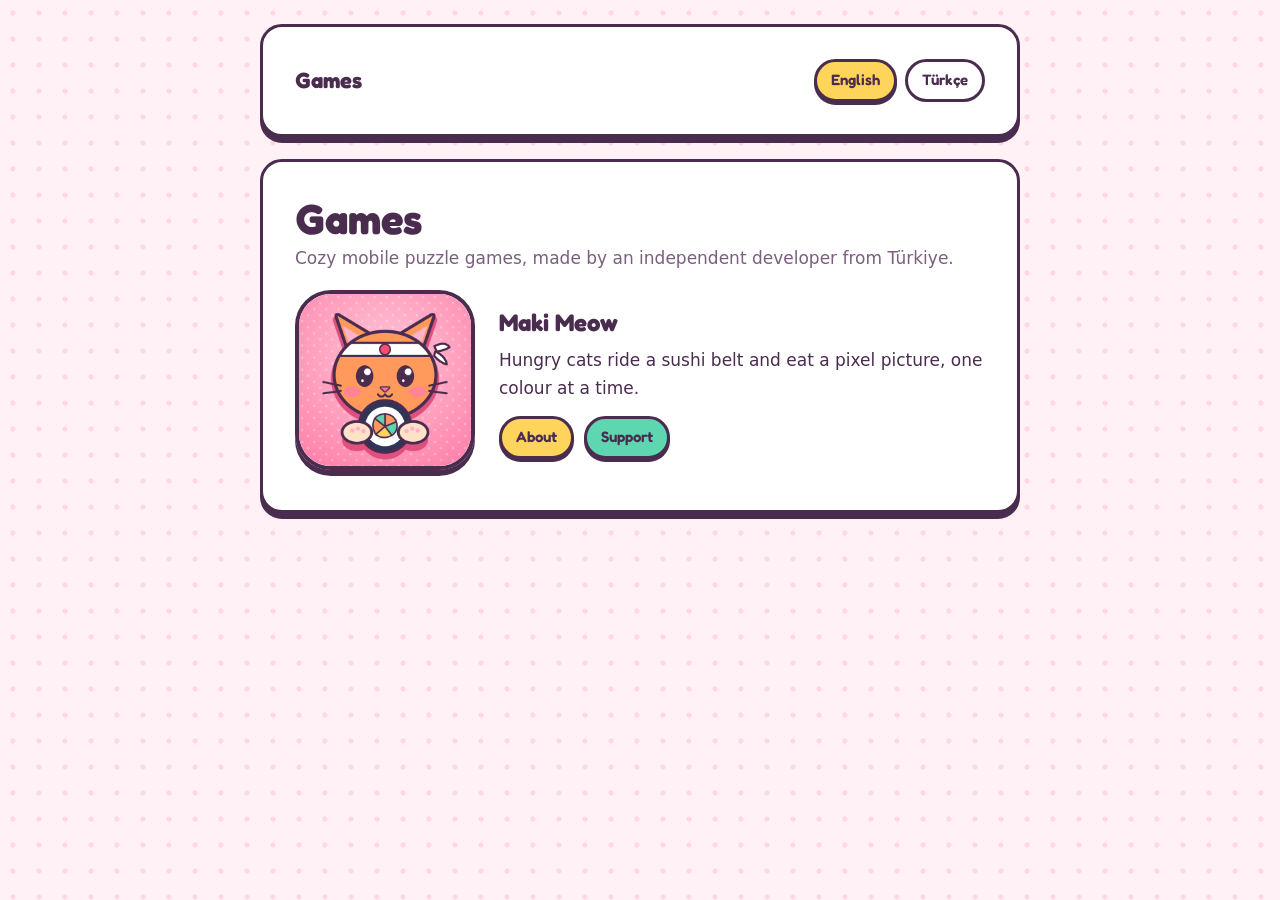
<file: index.html>
<!doctype html>
<html lang="en">
<head>
  <meta charset="utf-8">
  <meta name="viewport" content="width=device-width, initial-scale=1, viewport-fit=cover">
  <title>Games</title>
  <meta name="description" content="Cozy mobile puzzle games from an independent developer in Türkiye.">
  <link rel="icon" href="favicon.png">
  <link rel="stylesheet" href="assets/site.css">
  <script src="assets/lang.js" defer></script>
</head>
<body>
<main>
  <header class="card top">
    <span class="brand">Games</span>
    <nav class="lang"><a class="pill" href="#en" data-set-lang="en">English</a><a class="pill" href="#tr" data-set-lang="tr">Türkçe</a></nav>
  </header>

  <section class="card" id="en" lang="en">
    <h1>Games</h1>
    <p class="muted">Cozy mobile puzzle games, made by an independent developer from Türkiye.</p>
    <div class="hero" style="margin-top:18px">
      <a href="makimeow/#en"><img src="assets/makimeow-icon.png" alt="Maki Meow app icon"></a>
      <div class="text">
        <h2 style="margin-top:0"><a href="makimeow/#en" style="color:inherit;text-decoration:none">Maki Meow</a></h2>
        <p>Hungry cats ride a sushi belt and eat a pixel picture, one colour at a time.</p>
        <div class="links">
          <a class="pill" href="makimeow/#en">About</a>
          <a class="pill mint" href="makimeow/support.html#en">Support</a>
        </div>
      </div>
    </div>
  </section>

  <section class="card" id="tr" lang="tr">
    <h1>Oyunlar</h1>
    <p class="muted">Türkiye'den bağımsız bir geliştiricinin sevimli mobil bulmaca oyunları.</p>
    <div class="hero" style="margin-top:18px">
      <a href="makimeow/#tr"><img src="assets/makimeow-icon.png" alt="Maki Meow uygulama simgesi"></a>
      <div class="text">
        <h2 style="margin-top:0"><a href="makimeow/#tr" style="color:inherit;text-decoration:none">Maki Meow</a></h2>
        <p>Aç kediler suşi bandında dolaşıp renk renk bir piksel resmi yiyor.</p>
        <div class="links">
          <a class="pill" href="makimeow/#tr">Hakkında</a>
          <a class="pill mint" href="makimeow/support.html#tr">Destek</a>
        </div>
      </div>
    </div>
  </section>

</main>
</body>
</html>
</file>
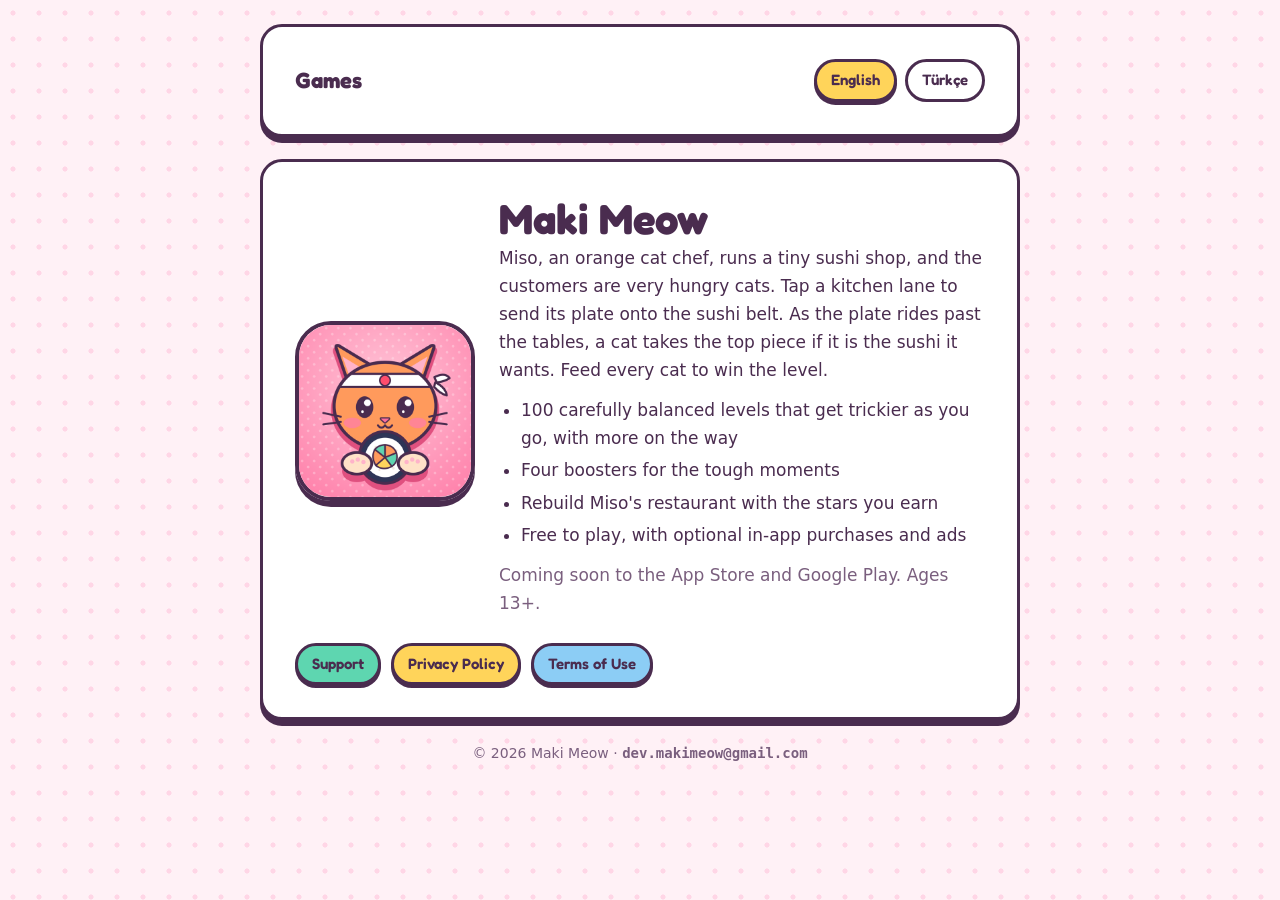
<file: makimeow/index.html>
<!doctype html>
<html lang="en">
<head>
  <meta charset="utf-8">
  <meta name="viewport" content="width=device-width, initial-scale=1, viewport-fit=cover">
  <title>Maki Meow</title>
  <meta name="description" content="Maki Meow: a cozy puzzle game where hungry cats ride a sushi belt and eat a pixel picture by colour.">
  <link rel="icon" href="../favicon.png">
  <link rel="stylesheet" href="../assets/site.css">
  <script src="../assets/lang.js" defer></script>
</head>
<body>
<main>
  <header class="card top">
    <a class="brand" href="../">Games</a>
    <nav class="lang"><a class="pill" href="#en" data-set-lang="en">English</a><a class="pill" href="#tr" data-set-lang="tr">Türkçe</a></nav>
  </header>

  <section class="card" id="en" lang="en">
    <div class="hero">
      <img src="../assets/makimeow-icon.png" alt="Maki Meow app icon">
      <div class="text">
        <h1>Maki Meow</h1>
        <p>Miso, an orange cat chef, runs a tiny sushi shop, and the customers are very hungry cats. Tap a kitchen lane to send
          its plate onto the sushi belt. As the plate rides past the tables, a cat takes the top piece if it is the sushi it
          wants. Feed every cat to win the level.</p>
        <ul>
          <li>100 carefully balanced levels that get trickier as you go, with more on the way</li>
          <li>Four boosters for the tough moments</li>
          <li>Rebuild Miso's restaurant with the stars you earn</li>
          <li>Free to play, with optional in-app purchases and ads</li>
        </ul>
        <p class="muted">Coming soon to the App Store and Google Play. Ages 13+.</p>
      </div>
    </div>
    <div class="links">
      <a class="pill mint" href="support.html">Support</a>
      <a class="pill" href="privacy.html">Privacy Policy</a>
      <a class="pill sky" href="terms.html">Terms of Use</a>
    </div>
  </section>

  <section class="card" id="tr" lang="tr">
    <div class="hero">
      <img src="../assets/makimeow-icon.png" alt="Maki Meow uygulama simgesi">
      <div class="text">
        <h1>Maki Meow</h1>
        <p>Turuncu kedi şef Miso küçük bir suşi dükkânı işletiyor ve müşterileri çok aç kediler. Mutfakta bir sıraya dokun,
          öndeki tabak suşi bandına çıksın. Tabak masaların önünden geçerken en üstteki parça istediği suşiyse kedi onu alır.
          Bütün kedileri doyur, bölümü kazan.</p>
        <ul>
          <li>İlerledikçe zorlaşan, özenle dengelenmiş 100 bölüm; yenileri de yolda</li>
          <li>Zor anlar için dört güçlendirici</li>
          <li>Kazandığın yıldızlarla Miso'nun restoranını yeniden kur</li>
          <li>Ücretsiz; isteğe bağlı uygulama içi satın almalar ve reklamlar içerir</li>
        </ul>
        <p class="muted">Yakında App Store ve Google Play'de. 13 yaş ve üstü.</p>
      </div>
    </div>
    <div class="links">
      <a class="pill mint" href="support.html#tr">Destek</a>
      <a class="pill" href="privacy.html#tr">Gizlilik Politikası</a>
      <a class="pill sky" href="terms.html#tr">Kullanım Koşulları</a>
    </div>
  </section>

  <footer>© 2026 Maki Meow · <span class="mail">dev.makimeow@gmail.com</span></footer>
</main>
</body>
</html>
</file>
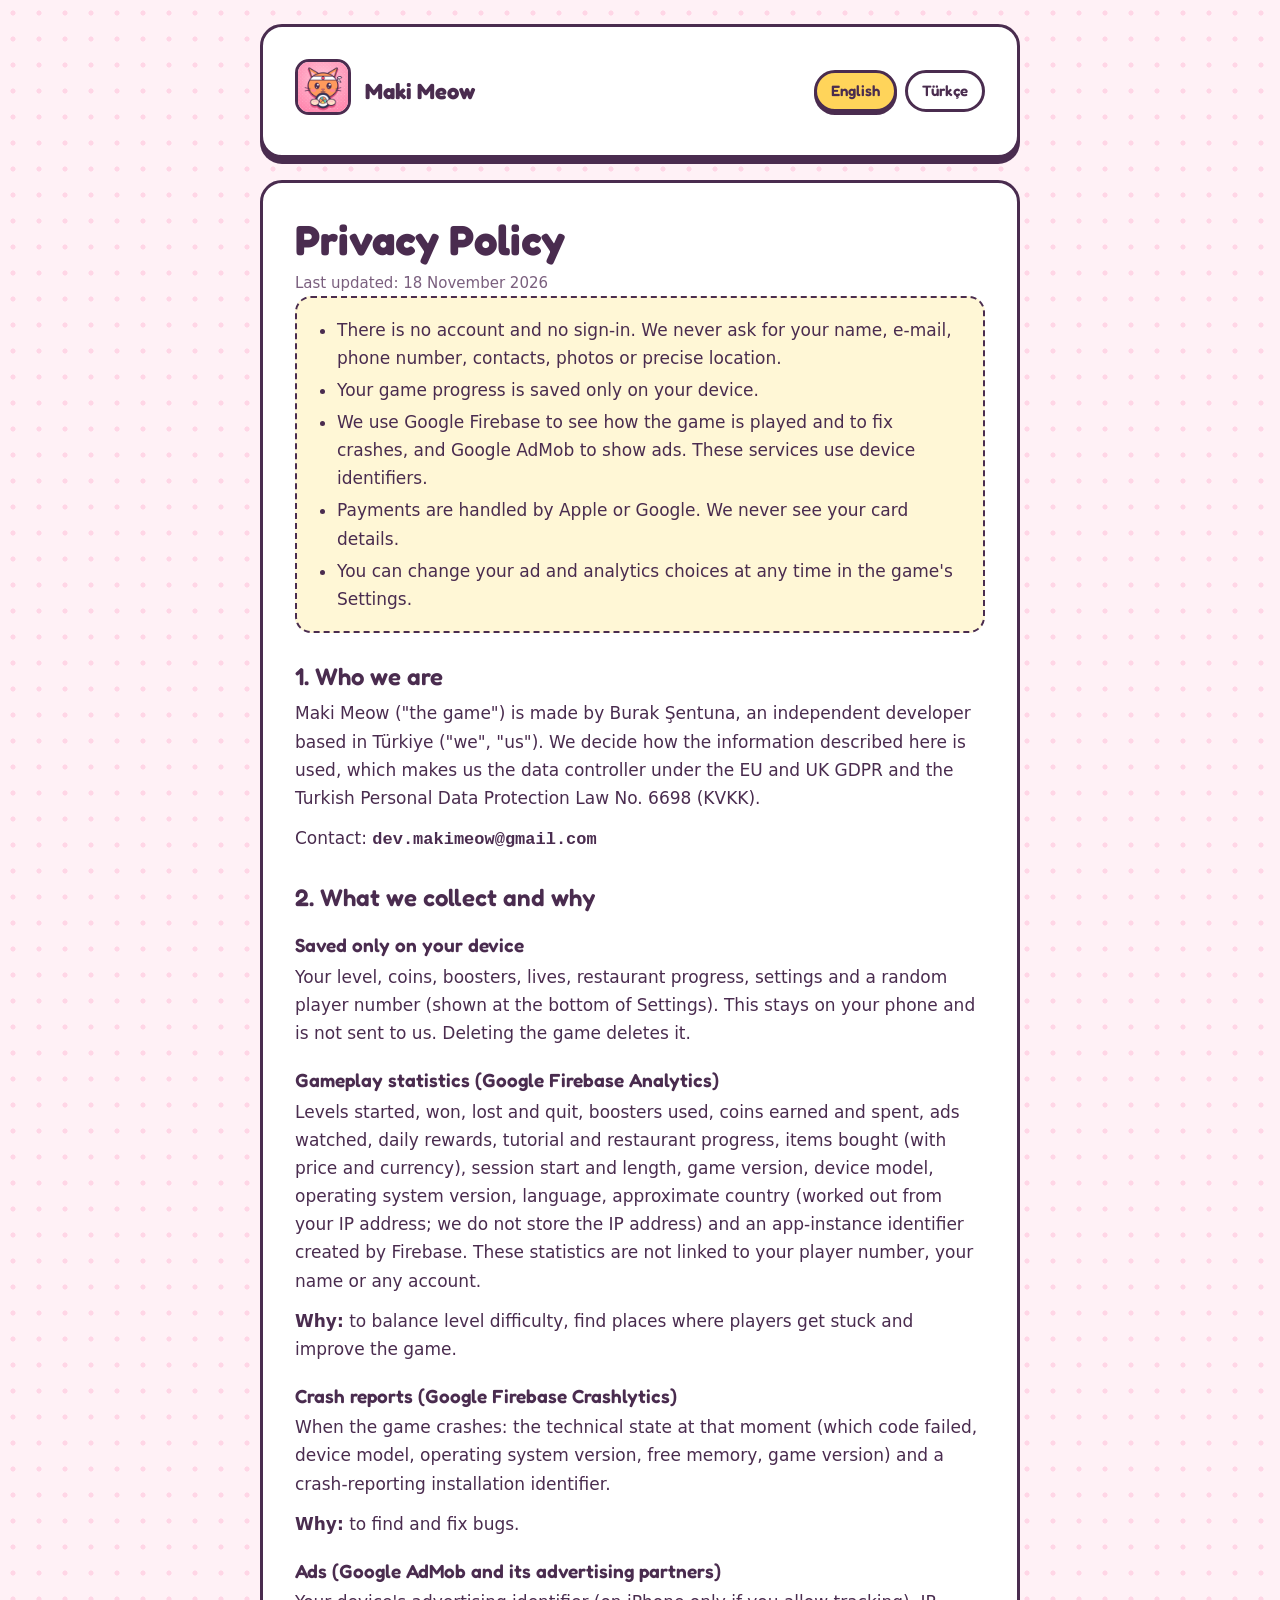
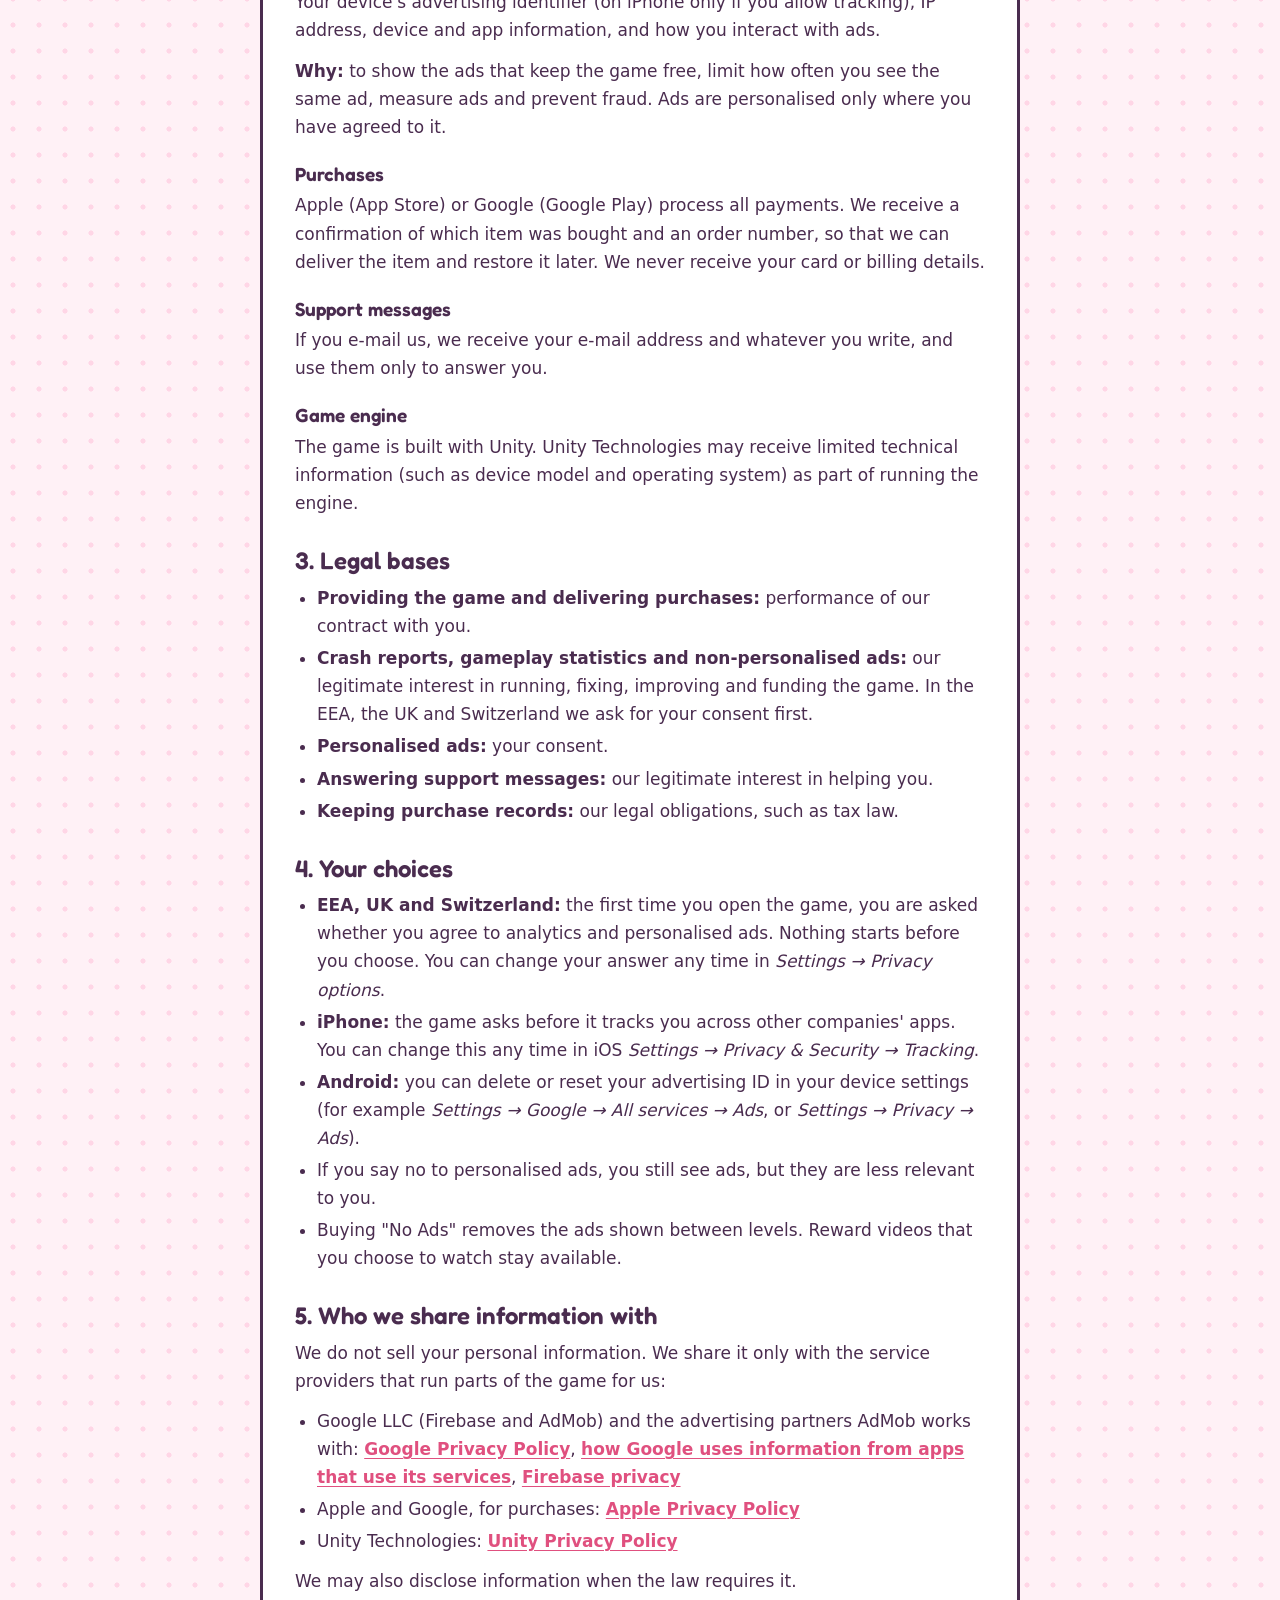
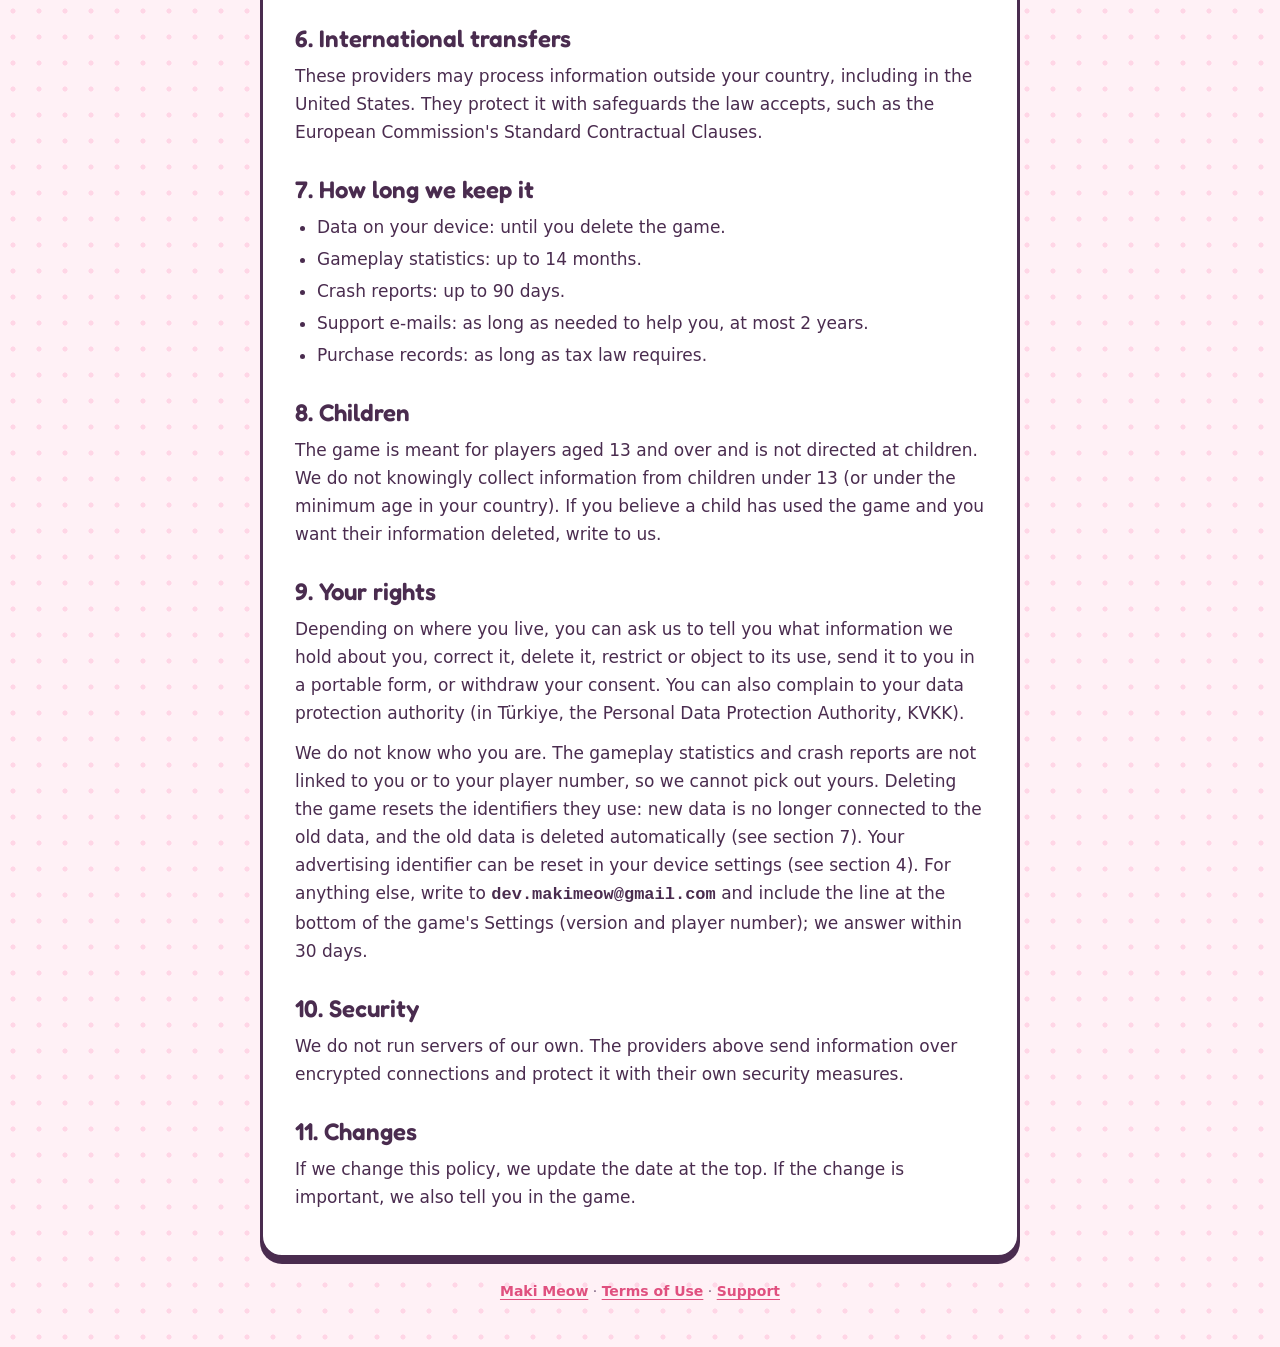
<file: makimeow/privacy.html>
<!doctype html>
<html lang="en">
<head>
  <meta charset="utf-8">
  <meta name="viewport" content="width=device-width, initial-scale=1, viewport-fit=cover">
  <title>Maki Meow Privacy Policy</title>
  <meta name="description" content="How the Maki Meow game handles your information.">
  <link rel="icon" href="../favicon.png">
  <link rel="stylesheet" href="../assets/site.css">
  <script src="../assets/lang.js" defer></script>
</head>
<body>
<main>
  <header class="card top">
    <a href="./"><img src="../assets/makimeow-icon.png" alt="Maki Meow"></a>
    <a class="brand" href="./">Maki Meow</a>
    <nav class="lang"><a class="pill" href="#en" data-set-lang="en">English</a><a class="pill" href="#tr" data-set-lang="tr">Türkçe</a></nav>
  </header>

  <!-- ===================== ENGLISH ===================== -->
  <article class="card" id="en" lang="en">
    <h1>Privacy Policy</h1>
    <p class="updated">Last updated: 18 November 2026</p>

    <div class="summary">
      <ul>
        <li>There is no account and no sign-in. We never ask for your name, e-mail, phone number, contacts, photos or precise location.</li>
        <li>Your game progress is saved only on your device.</li>
        <li>We use Google Firebase to see how the game is played and to fix crashes, and Google AdMob to show ads. These services use device identifiers.</li>
        <li>Payments are handled by Apple or Google. We never see your card details.</li>
        <li>You can change your ad and analytics choices at any time in the game's Settings.</li>
      </ul>
    </div>

    <h2>1. Who we are</h2>
    <p>Maki Meow ("the game") is made by Burak Şentuna, an independent developer based in Türkiye ("we", "us"). We decide how the
      information described here is used, which makes us the data controller under the EU and UK GDPR and the Turkish Personal
      Data Protection Law No. 6698 (KVKK).</p>
    <p>Contact: <span class="mail">dev.makimeow@gmail.com</span></p>

    <h2>2. What we collect and why</h2>

    <h3>Saved only on your device</h3>
    <p>Your level, coins, boosters, lives, restaurant progress, settings and a random player number (shown at the bottom of
      Settings). This stays on your phone and is not sent to us. Deleting the game deletes it.</p>

    <h3>Gameplay statistics (Google Firebase Analytics)</h3>
    <p>Levels started, won, lost and quit, boosters used, coins earned and spent, ads watched, daily rewards, tutorial and
      restaurant progress, items bought (with price and currency), session start and length, game version, device model,
      operating system version, language, approximate country (worked out from your IP address; we do not store the IP address)
      and an app-instance identifier created by Firebase. These statistics are not linked to your player number, your name or
      any account.</p>
    <p><strong>Why:</strong> to balance level difficulty, find places where players get stuck and improve the game.</p>

    <h3>Crash reports (Google Firebase Crashlytics)</h3>
    <p>When the game crashes: the technical state at that moment (which code failed, device model, operating system version,
      free memory, game version) and a crash-reporting installation identifier.</p>
    <p><strong>Why:</strong> to find and fix bugs.</p>

    <h3>Ads (Google AdMob and its advertising partners)</h3>
    <p>Your device's advertising identifier (on iPhone only if you allow tracking), IP address, device and app information, and
      how you interact with ads.</p>
    <p><strong>Why:</strong> to show the ads that keep the game free, limit how often you see the same ad, measure ads and prevent
      fraud. Ads are personalised only where you have agreed to it.</p>

    <h3>Purchases</h3>
    <p>Apple (App Store) or Google (Google Play) process all payments. We receive a confirmation of which item was bought and an
      order number, so that we can deliver the item and restore it later. We never receive your card or billing details.</p>

    <h3>Support messages</h3>
    <p>If you e-mail us, we receive your e-mail address and whatever you write, and use them only to answer you.</p>

    <h3>Game engine</h3>
    <p>The game is built with Unity. Unity Technologies may receive limited technical information (such as device model and
      operating system) as part of running the engine.</p>

    <h2>3. Legal bases</h2>
    <ul>
      <li><strong>Providing the game and delivering purchases:</strong> performance of our contract with you.</li>
      <li><strong>Crash reports, gameplay statistics and non-personalised ads:</strong> our legitimate interest in running,
        fixing, improving and funding the game. In the EEA, the UK and Switzerland we ask for your consent first.</li>
      <li><strong>Personalised ads:</strong> your consent.</li>
      <li><strong>Answering support messages:</strong> our legitimate interest in helping you.</li>
      <li><strong>Keeping purchase records:</strong> our legal obligations, such as tax law.</li>
    </ul>

    <h2>4. Your choices</h2>
    <ul>
      <li><strong>EEA, UK and Switzerland:</strong> the first time you open the game, you are asked whether you agree to analytics
        and personalised ads. Nothing starts before you choose. You can change your answer any time in
        <em>Settings → Privacy options</em>.</li>
      <li><strong>iPhone:</strong> the game asks before it tracks you across other companies' apps. You can change this any time in
        iOS <em>Settings → Privacy &amp; Security → Tracking</em>.</li>
      <li><strong>Android:</strong> you can delete or reset your advertising ID in your device settings (for example
        <em>Settings → Google → All services → Ads</em>, or <em>Settings → Privacy → Ads</em>).</li>
      <li>If you say no to personalised ads, you still see ads, but they are less relevant to you.</li>
      <li>Buying "No Ads" removes the ads shown between levels. Reward videos that you choose to watch stay available.</li>
    </ul>

    <h2>5. Who we share information with</h2>
    <p>We do not sell your personal information. We share it only with the service providers that run parts of the game for us:</p>
    <ul>
      <li>Google LLC (Firebase and AdMob) and the advertising partners AdMob works with:
        <a href="https://policies.google.com/privacy" rel="noopener">Google Privacy Policy</a>,
        <a href="https://policies.google.com/technologies/partner-sites" rel="noopener">how Google uses information from apps that use its services</a>,
        <a href="https://firebase.google.com/support/privacy" rel="noopener">Firebase privacy</a></li>
      <li>Apple and Google, for purchases:
        <a href="https://www.apple.com/legal/privacy/" rel="noopener">Apple Privacy Policy</a></li>
      <li>Unity Technologies: <a href="https://unity.com/legal/privacy-policy" rel="noopener">Unity Privacy Policy</a></li>
    </ul>
    <p>We may also disclose information when the law requires it.</p>

    <h2>6. International transfers</h2>
    <p>These providers may process information outside your country, including in the United States. They protect it with
      safeguards the law accepts, such as the European Commission's Standard Contractual Clauses.</p>

    <h2>7. How long we keep it</h2>
    <ul>
      <li>Data on your device: until you delete the game.</li>
      <li>Gameplay statistics: up to 14 months.</li>
      <li>Crash reports: up to 90 days.</li>
      <li>Support e-mails: as long as needed to help you, at most 2 years.</li>
      <li>Purchase records: as long as tax law requires.</li>
    </ul>

    <h2>8. Children</h2>
    <p>The game is meant for players aged 13 and over and is not directed at children. We do not knowingly collect information
      from children under 13 (or under the minimum age in your country). If you believe a child has used the game and you want
      their information deleted, write to us.</p>

    <h2>9. Your rights</h2>
    <p>Depending on where you live, you can ask us to tell you what information we hold about you, correct it, delete it,
      restrict or object to its use, send it to you in a portable form, or withdraw your consent. You can also complain to your
      data protection authority (in Türkiye, the Personal Data Protection Authority, KVKK).</p>
    <p>We do not know who you are. The gameplay statistics and crash reports are not linked to you or to your player number,
      so we cannot pick out yours. Deleting the game resets the identifiers they use: new data is no longer connected to the
      old data, and the old data is deleted automatically (see section 7). Your advertising identifier can be reset in your
      device settings (see section 4). For anything else, write to <span class="mail">dev.makimeow@gmail.com</span> and include
      the line at the bottom of the game's Settings (version and player number); we answer within 30 days.</p>

    <h2>10. Security</h2>
    <p>We do not run servers of our own. The providers above send information over encrypted connections and protect it with
      their own security measures.</p>

    <h2>11. Changes</h2>
    <p>If we change this policy, we update the date at the top. If the change is important, we also tell you in the game.</p>
  </article>

  <!-- ===================== TÜRKÇE ===================== -->
  <article class="card" id="tr" lang="tr">
    <h1>Gizlilik Politikası ve KVKK Aydınlatma Metni</h1>
    <p class="updated">Son güncelleme: 18 Kasım 2026</p>

    <div class="summary">
      <ul>
        <li>Hesap ya da giriş yok. Adını, e-postanı, telefon numaranı, rehberini, fotoğraflarını ya da kesin konumunu asla istemeyiz.</li>
        <li>Oyundaki ilerlemen yalnızca kendi cihazında saklanır.</li>
        <li>Oyunun nasıl oynandığını görmek ve çökmeleri düzeltmek için Google Firebase'i, reklam göstermek için Google AdMob'u
          kullanırız. Bu hizmetler cihaz tanımlayıcıları kullanır.</li>
        <li>Ödemeleri Apple ya da Google alır. Kart bilgilerini asla görmeyiz.</li>
        <li>Reklam ve analiz tercihlerini oyunun Ayarlar bölümünden istediğin zaman değiştirebilirsin.</li>
      </ul>
    </div>

    <h2>1. Veri sorumlusu</h2>
    <p>Maki Meow ("oyun"), Türkiye'de yaşayan bağımsız geliştirici Burak Şentuna ("biz") tarafından yapılmıştır. 6698 sayılı
      Kişisel Verilerin Korunması Kanunu (KVKK) ile AB ve Birleşik Krallık GDPR kapsamında veri sorumlusu biziz.</p>
    <p>İletişim: <span class="mail">dev.makimeow@gmail.com</span></p>

    <h2>2. Hangi verileri, hangi amaçla işliyoruz</h2>

    <h3>Yalnızca cihazında saklananlar</h3>
    <p>Bölümün, jetonların, güçlendiricilerin, canların, restoran ilerlemen, ayarların ve rastgele bir oyuncu numarası
      (Ayarlar'ın en altında yazar). Bunlar telefonunda kalır, bize gönderilmez. Oyunu silersen bunlar da silinir.</p>

    <h3>Oyun istatistikleri (Google Firebase Analytics)</h3>
    <p>Başlanan, kazanılan, kaybedilen ve yarıda bırakılan bölümler, kullanılan güçlendiriciler, kazanılan ve harcanan
      jetonlar, izlenen reklamlar, günlük ödüller, öğretici ve restoran ilerlemesi, satın alınan ürünler (fiyat ve para
      birimiyle), oturumun başlangıcı ve süresi, oyun sürümü, cihaz modeli, işletim sistemi sürümü, dil, yaklaşık ülke (IP
      adresinden çıkarılır; IP adresini biz saklamayız) ve Firebase'in oluşturduğu bir uygulama kimliği. Bu istatistikler oyuncu
      numarana, adına ya da herhangi bir hesaba bağlanmaz.</p>
    <p><strong>Amaç:</strong> bölüm zorluğunu dengelemek, oyuncuların takıldığı yerleri bulmak ve oyunu geliştirmek.</p>

    <h3>Çökme raporları (Google Firebase Crashlytics)</h3>
    <p>Oyun çöktüğünde o anın teknik durumu (hangi kodun hata verdiği, cihaz modeli, işletim sistemi sürümü, boş bellek, oyun
      sürümü) ve bir çökme raporu kimliği.</p>
    <p><strong>Amaç:</strong> hataları bulup düzeltmek.</p>

    <h3>Reklamlar (Google AdMob ve reklam iş ortakları)</h3>
    <p>Cihazının reklam kimliği (iPhone'da yalnızca takibe izin verirsen), IP adresi, cihaz ve uygulama bilgileri, reklamlarla
      etkileşimin.</p>
    <p><strong>Amaç:</strong> oyunu ücretsiz tutan reklamları göstermek, aynı reklamın ne sıklıkla gösterildiğini sınırlamak,
      reklamları ölçmek ve dolandırıcılığı önlemek. Reklamlar yalnızca izin verdiysen kişiselleştirilir.</p>

    <h3>Satın almalar</h3>
    <p>Tüm ödemeleri Apple (App Store) ya da Google (Google Play) alır. Ürünü teslim edip gerektiğinde geri yükleyebilmemiz için
      hangi ürünün alındığına dair bir onay ve sipariş numarası bize gelir. Kart ya da fatura bilgilerin bize hiç gelmez.</p>

    <h3>Destek yazışmaları</h3>
    <p>Bize e-posta yazarsan e-posta adresin ve yazdıkların bize ulaşır. Bunları yalnızca sana cevap vermek için kullanırız.</p>

    <h3>Oyun motoru</h3>
    <p>Oyun Unity ile yapılmıştır. Unity Technologies, motorun çalışmasının bir parçası olarak sınırlı teknik bilgi (cihaz modeli,
      işletim sistemi gibi) alabilir.</p>

    <h2>3. Hukuki sebepler ve toplama yöntemi</h2>
    <p>Veriler oyun ve içindeki hizmet sağlayıcı yazılımları aracılığıyla, otomatik yollarla toplanır. Destek yazışmaları ise
      e-postayla gelir.</p>
    <ul>
      <li><strong>Oyunu sunmak ve satın alınan ürünleri teslim etmek:</strong> sözleşmenin kurulması ve ifası (KVKK m.5/2-c).</li>
      <li><strong>Çökme raporları, oyun istatistikleri ve kişiselleştirilmemiş reklamlar:</strong> oyunu çalıştırma, düzeltme,
        geliştirme ve finanse etmedeki meşru menfaatimiz (KVKK m.5/2-f). AB, Birleşik Krallık ve İsviçre'de önce iznini isteriz.</li>
      <li><strong>Kişiselleştirilmiş reklamlar ve yurt dışı aktarımın gerektirdiği hâller:</strong> açık rızan (KVKK m.5/1, m.9).</li>
      <li><strong>Destek yazışmaları:</strong> sana yardım etmedeki meşru menfaatimiz.</li>
      <li><strong>Satın alma kayıtlarını saklamak:</strong> vergi mevzuatı gibi kanuni yükümlülüklerimiz (KVKK m.5/2-ç).</li>
    </ul>

    <h2>4. Tercihlerin</h2>
    <ul>
      <li><strong>AB, Birleşik Krallık ve İsviçre:</strong> oyunu ilk açtığında analiz ve kişiselleştirilmiş reklamlara izin
        verip vermediğin sorulur. Sen seçmeden hiçbiri başlamaz. Cevabını istediğin zaman <em>Ayarlar → Gizlilik seçenekleri</em>'nden
        değiştirebilirsin.</li>
      <li><strong>iPhone:</strong> oyun, seni başka şirketlerin uygulamalarında takip etmeden önce izin ister. Bunu istediğin zaman
        iOS'ta <em>Ayarlar → Gizlilik ve Güvenlik → Takip</em>'ten değiştirebilirsin.</li>
      <li><strong>Android:</strong> reklam kimliğini cihaz ayarlarından silebilir ya da sıfırlayabilirsin (ör.
        <em>Ayarlar → Google → Tüm hizmetler → Reklamlar</em> ya da <em>Ayarlar → Gizlilik → Reklamlar</em>).</li>
      <li>Kişiselleştirilmiş reklamlara hayır dersen yine reklam görürsün, ama ilgi alanlarına göre seçilmez.</li>
      <li>"Reklamsız" paketi bölüm aralarındaki reklamları kaldırır. Kendi isteğinle izlediğin ödüllü videolar kalmaya devam eder.</li>
    </ul>

    <h2>5. Verilerin aktarıldığı taraflar</h2>
    <p>Kişisel verilerini satmayız. Yalnızca oyunun bazı bölümlerini bizim için çalıştıran hizmet sağlayıcılara aktarırız:</p>
    <ul>
      <li>Google LLC (Firebase ve AdMob) ve AdMob'un çalıştığı reklam iş ortakları:
        <a href="https://policies.google.com/privacy?hl=tr" rel="noopener">Google Gizlilik Politikası</a>,
        <a href="https://policies.google.com/technologies/partner-sites?hl=tr" rel="noopener">Google'ın, hizmetlerini kullanan uygulamalardan gelen bilgileri nasıl kullandığı</a>,
        <a href="https://firebase.google.com/support/privacy" rel="noopener">Firebase gizlilik</a></li>
      <li>Satın almalar için Apple ve Google:
        <a href="https://www.apple.com/tr/legal/privacy/" rel="noopener">Apple Gizlilik Politikası</a></li>
      <li>Unity Technologies: <a href="https://unity.com/legal/privacy-policy" rel="noopener">Unity Gizlilik Politikası</a></li>
    </ul>
    <p>Kanunen zorunlu olduğunda yetkili kurumlarla da paylaşabiliriz.</p>

    <h2>6. Yurt dışına aktarım</h2>
    <p>Bu hizmet sağlayıcılar verileri Türkiye dışında, Amerika Birleşik Devletleri dahil başka ülkelerde işleyebilir. Aktarım,
      KVKK m.9'a ve diğer ilgili mevzuata uygun güvencelerle (ör. standart sözleşmeler) ya da açık rızana dayanarak yapılır.</p>

    <h2>7. Saklama süreleri</h2>
    <ul>
      <li>Cihazındaki veriler: oyunu silene kadar.</li>
      <li>Oyun istatistikleri: en fazla 14 ay.</li>
      <li>Çökme raporları: en fazla 90 gün.</li>
      <li>Destek e-postaları: sana yardım etmek için gerektiği sürece, en fazla 2 yıl.</li>
      <li>Satın alma kayıtları: vergi mevzuatının gerektirdiği süre boyunca.</li>
    </ul>

    <h2>8. Çocuklar</h2>
    <p>Oyun 13 yaş ve üstü oyuncular içindir ve çocuklara yönelik değildir. 13 yaşından (ya da ülkendeki alt yaş sınırından)
      küçük çocukların verilerini bilerek toplamayız. Bir çocuğun oyunu kullandığını düşünüyorsan ve verilerinin silinmesini
      istiyorsan bize yaz.</p>

    <h2>9. Hakların (KVKK m.11)</h2>
    <p>Verilerinin işlenip işlenmediğini öğrenme, bilgi isteme, işleme amacını ve amaca uygun kullanılıp kullanılmadığını öğrenme,
      aktarıldığı üçüncü kişileri bilme, eksik ya da yanlış işlenmişse düzeltilmesini, silinmesini ya da yok edilmesini isteme,
      bu işlemlerin aktarıldığı kişilere bildirilmesini isteme, otomatik analiz sonucu aleyhine bir sonuç çıkmasına itiraz etme
      ve kanuna aykırı işleme nedeniyle zarara uğradıysan zararın giderilmesini isteme haklarına sahipsin. Rızanı istediğin zaman
      geri alabilirsin. Kişisel Verileri Koruma Kurumu'na şikâyette de bulunabilirsin.</p>
    <p>Kim olduğunu bilmiyoruz. Oyun istatistikleri ve çökme raporları sana ya da oyuncu numarana bağlı değildir, bu yüzden
      seninkileri ayırt edemeyiz. Oyunu silmek, bunların kullandığı kimlikleri sıfırlar: yeni veriler eskilerle ilişkilendirilmez,
      eskiler de kendiliğinden silinir (bkz. 7. bölüm). Reklam kimliğini cihaz ayarlarından sıfırlayabilirsin (bkz. 4. bölüm).
      Diğer başvurularını <span class="mail">dev.makimeow@gmail.com</span> adresine, oyunun Ayarlar bölümünün en altındaki
      satırı (sürüm ve oyuncu numarası) ekleyerek gönderebilirsin; en geç 30 gün içinde cevap veririz.</p>

    <h2>10. Güvenlik</h2>
    <p>Kendimize ait bir sunucu çalıştırmıyoruz. Yukarıdaki hizmet sağlayıcılar verileri şifreli bağlantılarla gönderir ve kendi
      güvenlik önlemleriyle korur.</p>

    <h2>11. Değişiklikler</h2>
    <p>Bu politikayı değiştirirsek en üstteki tarihi güncelleriz. Önemli bir değişiklikse oyunda da haber veririz.</p>
  </article>

  <footer><a href="./">Maki Meow</a> · <a href="terms.html">Terms of Use</a> · <a href="support.html">Support</a></footer>
</main>
</body>
</html>
</file>
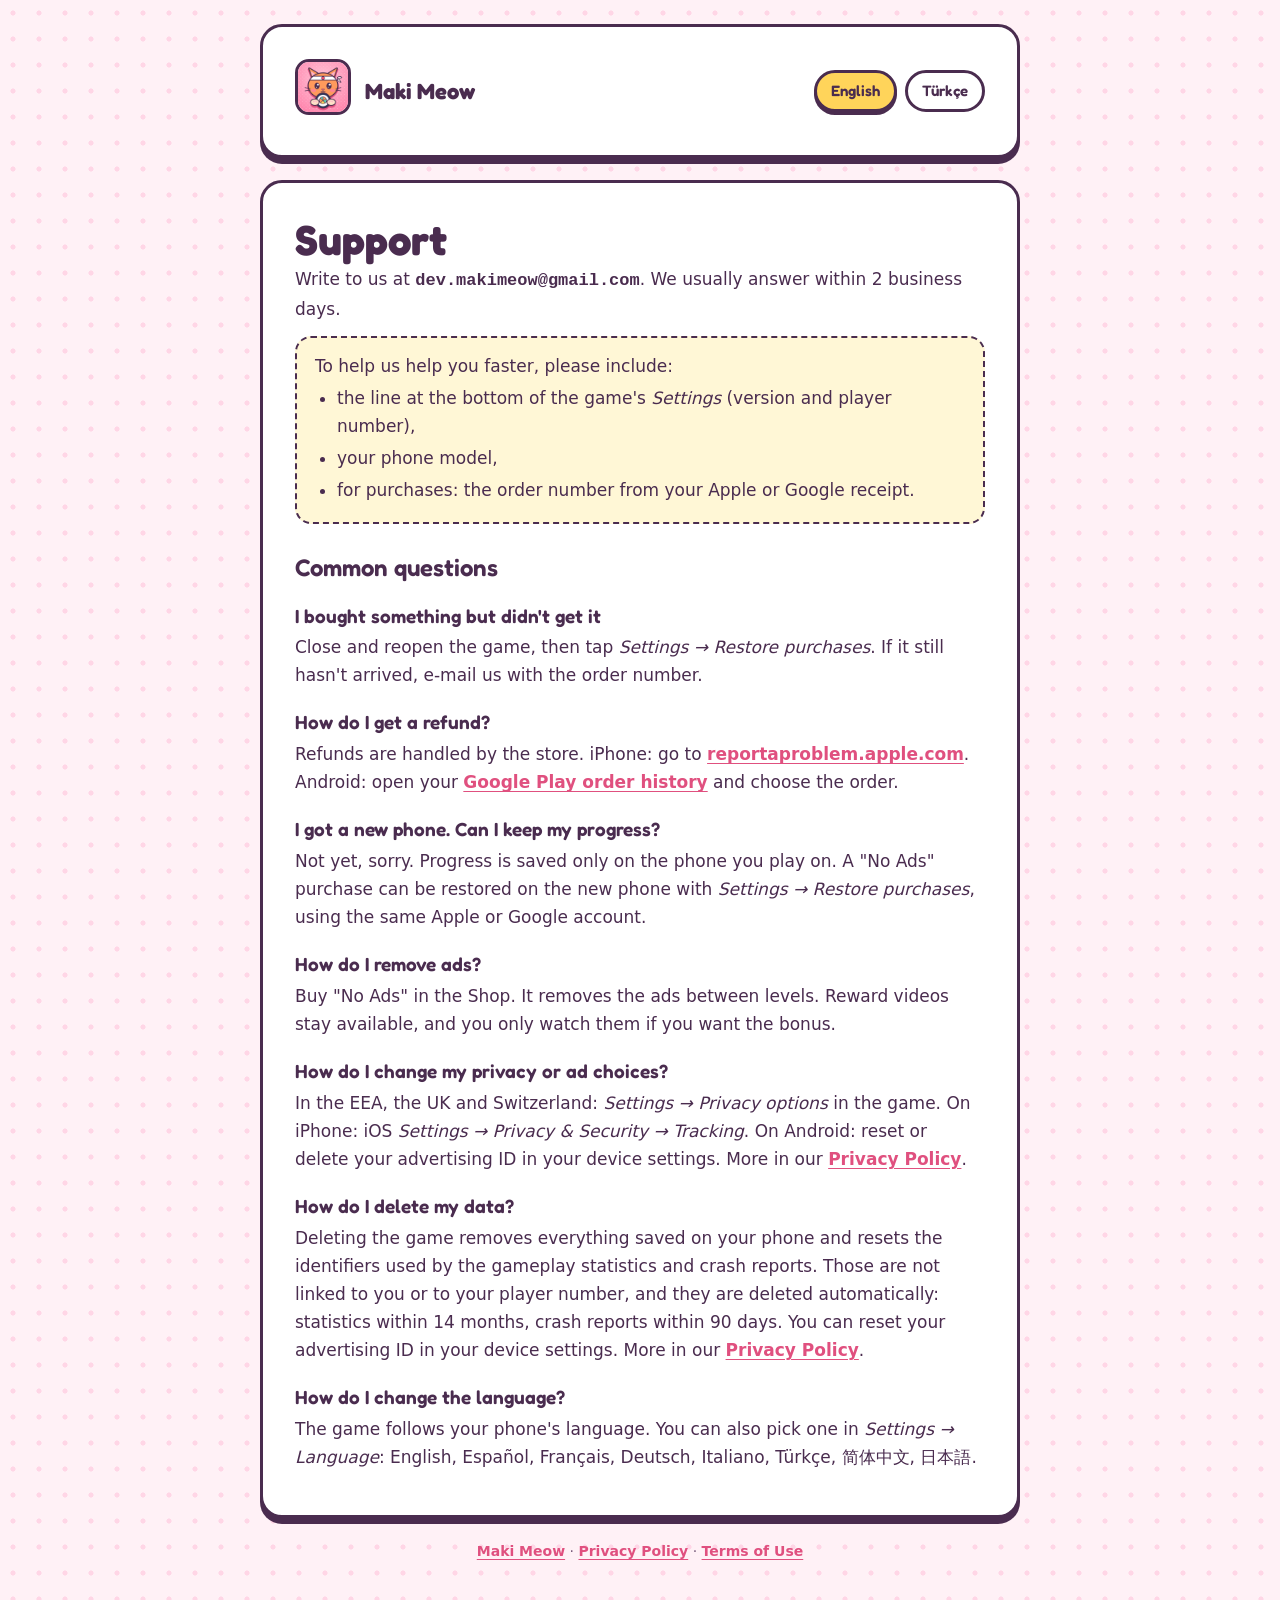
<file: makimeow/support.html>
<!doctype html>
<html lang="en">
<head>
  <meta charset="utf-8">
  <meta name="viewport" content="width=device-width, initial-scale=1, viewport-fit=cover">
  <title>Maki Meow Support</title>
  <meta name="description" content="Get help with Maki Meow: purchases, progress, ads and privacy.">
  <link rel="icon" href="../favicon.png">
  <link rel="stylesheet" href="../assets/site.css">
  <script src="../assets/lang.js" defer></script>
</head>
<body>
<main>
  <header class="card top">
    <a href="./"><img src="../assets/makimeow-icon.png" alt="Maki Meow"></a>
    <a class="brand" href="./">Maki Meow</a>
    <nav class="lang"><a class="pill" href="#en" data-set-lang="en">English</a><a class="pill" href="#tr" data-set-lang="tr">Türkçe</a></nav>
  </header>

  <!-- ===================== ENGLISH ===================== -->
  <article class="card" id="en" lang="en">
    <h1>Support</h1>
    <p>Write to us at <span class="mail">dev.makimeow@gmail.com</span>. We usually answer within 2 business days.</p>
    <div class="summary">
      <p style="margin:0">To help us help you faster, please include:</p>
      <ul>
        <li>the line at the bottom of the game's <em>Settings</em> (version and player number),</li>
        <li>your phone model,</li>
        <li>for purchases: the order number from your Apple or Google receipt.</li>
      </ul>
    </div>

    <h2>Common questions</h2>

    <h3>I bought something but didn't get it</h3>
    <p>Close and reopen the game, then tap <em>Settings → Restore purchases</em>. If it still hasn't arrived, e-mail us with the
      order number.</p>

    <h3>How do I get a refund?</h3>
    <p>Refunds are handled by the store. iPhone: go to <a href="https://reportaproblem.apple.com" rel="noopener">reportaproblem.apple.com</a>.
      Android: open your <a href="https://play.google.com/store/account/orderhistory" rel="noopener">Google Play order history</a>
      and choose the order.</p>

    <h3>I got a new phone. Can I keep my progress?</h3>
    <p>Not yet, sorry. Progress is saved only on the phone you play on. A "No Ads" purchase can be restored on the new phone with
      <em>Settings → Restore purchases</em>, using the same Apple or Google account.</p>

    <h3>How do I remove ads?</h3>
    <p>Buy "No Ads" in the Shop. It removes the ads between levels. Reward videos stay available, and you only watch them if you
      want the bonus.</p>

    <h3>How do I change my privacy or ad choices?</h3>
    <p>In the EEA, the UK and Switzerland: <em>Settings → Privacy options</em> in the game. On iPhone: iOS
      <em>Settings → Privacy &amp; Security → Tracking</em>. On Android: reset or delete your advertising ID in your device
      settings. More in our <a href="privacy.html">Privacy Policy</a>.</p>

    <h3>How do I delete my data?</h3>
    <p>Deleting the game removes everything saved on your phone and resets the identifiers used by the gameplay statistics and
      crash reports. Those are not linked to you or to your player number, and they are deleted automatically: statistics within
      14 months, crash reports within 90 days. You can reset your advertising ID in your device settings. More in our
      <a href="privacy.html">Privacy Policy</a>.</p>

    <h3>How do I change the language?</h3>
    <p>The game follows your phone's language. You can also pick one in <em>Settings → Language</em>: English, Español, Français,
      Deutsch, Italiano, Türkçe, 简体中文, 日本語.</p>
  </article>

  <!-- ===================== TÜRKÇE ===================== -->
  <article class="card" id="tr" lang="tr">
    <h1>Destek</h1>
    <p>Bize <span class="mail">dev.makimeow@gmail.com</span> adresinden yaz. Genellikle 2 iş günü içinde cevap veririz.</p>
    <div class="summary">
      <p style="margin:0">Daha hızlı yardım edebilmemiz için şunları da ekle:</p>
      <ul>
        <li>oyunun <em>Ayarlar</em> bölümünün en altındaki satır (sürüm ve oyuncu numarası),</li>
        <li>telefonunun modeli,</li>
        <li>satın almalarda: Apple ya da Google makbuzundaki sipariş numarası.</li>
      </ul>
    </div>

    <h2>Sık sorulanlar</h2>

    <h3>Satın aldım ama ürün gelmedi</h3>
    <p>Oyunu kapatıp yeniden aç, sonra <em>Ayarlar → Satın alımları geri yükle</em>'ye bas. Hâlâ gelmediyse sipariş numarasıyla
      bize yaz.</p>

    <h3>Nasıl iade alırım?</h3>
    <p>İadeleri mağaza yapar. iPhone: <a href="https://reportaproblem.apple.com" rel="noopener">reportaproblem.apple.com</a>
      adresine git. Android: <a href="https://play.google.com/store/account/orderhistory" rel="noopener">Google Play sipariş geçmişini</a>
      aç ve siparişi seç.</p>

    <h3>Yeni telefona geçtim, ilerlemem gelir mi?</h3>
    <p>Maalesef henüz gelmiyor. İlerleme yalnızca oynadığın telefonda saklanıyor. "Reklamsız" satın alımını yeni telefonda aynı
      Apple ya da Google hesabıyla <em>Ayarlar → Satın alımları geri yükle</em>'den geri alabilirsin.</p>

    <h3>Reklamları nasıl kaldırırım?</h3>
    <p>Mağazadan "Reklamsız" paketini al. Bölüm aralarındaki reklamlar kalkar. Ödüllü videolar durur, onları yalnızca ödül
      istediğinde izlersin.</p>

    <h3>Gizlilik ve reklam tercihlerimi nasıl değiştiririm?</h3>
    <p>AB, Birleşik Krallık ve İsviçre'de: oyunda <em>Ayarlar → Gizlilik seçenekleri</em>. iPhone'da: iOS
      <em>Ayarlar → Gizlilik ve Güvenlik → Takip</em>. Android'de: reklam kimliğini cihaz ayarlarından sıfırla ya da sil.
      Ayrıntılar <a href="privacy.html#tr">Gizlilik Politikası</a>'nda.</p>

    <h3>Verilerimi nasıl sildiririm?</h3>
    <p>Oyunu silmek, telefonunda saklanan her şeyi siler ve oyun istatistiklerinin ve çökme raporlarının kullandığı kimlikleri
      sıfırlar. Bunlar sana ya da oyuncu numarana bağlı değildir ve kendiliğinden silinir: istatistikler en geç 14 ayda, çökme
      raporları en geç 90 günde. Reklam kimliğini cihaz ayarlarından sıfırlayabilirsin. Ayrıntılar
      <a href="privacy.html#tr">Gizlilik Politikası</a>'nda.</p>

    <h3>Dili nasıl değiştiririm?</h3>
    <p>Oyun telefonunun dilini kullanır. İstersen <em>Ayarlar → Dil</em>'den de seçebilirsin: English, Español, Français,
      Deutsch, Italiano, Türkçe, 简体中文, 日本語.</p>
  </article>

  <footer><a href="./">Maki Meow</a> · <a href="privacy.html">Privacy Policy</a> · <a href="terms.html">Terms of Use</a></footer>
</main>
</body>
</html>
</file>
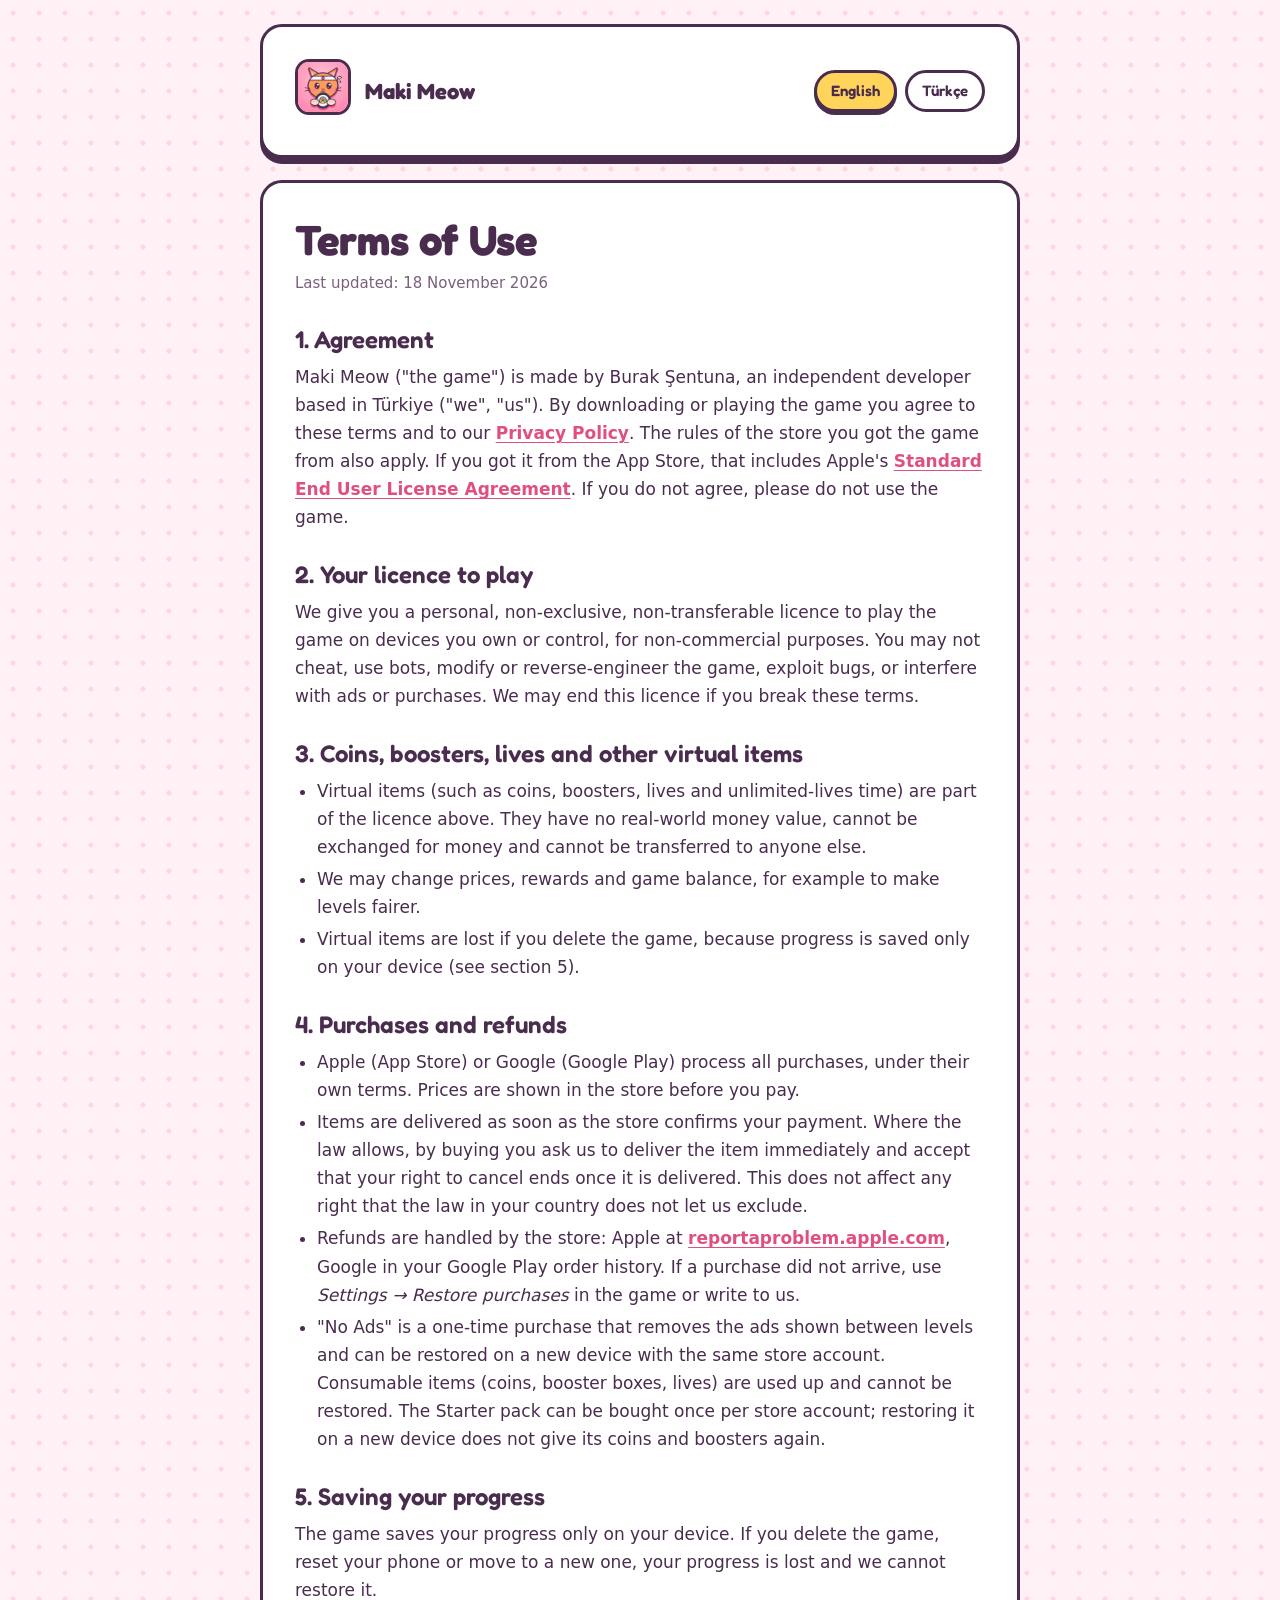
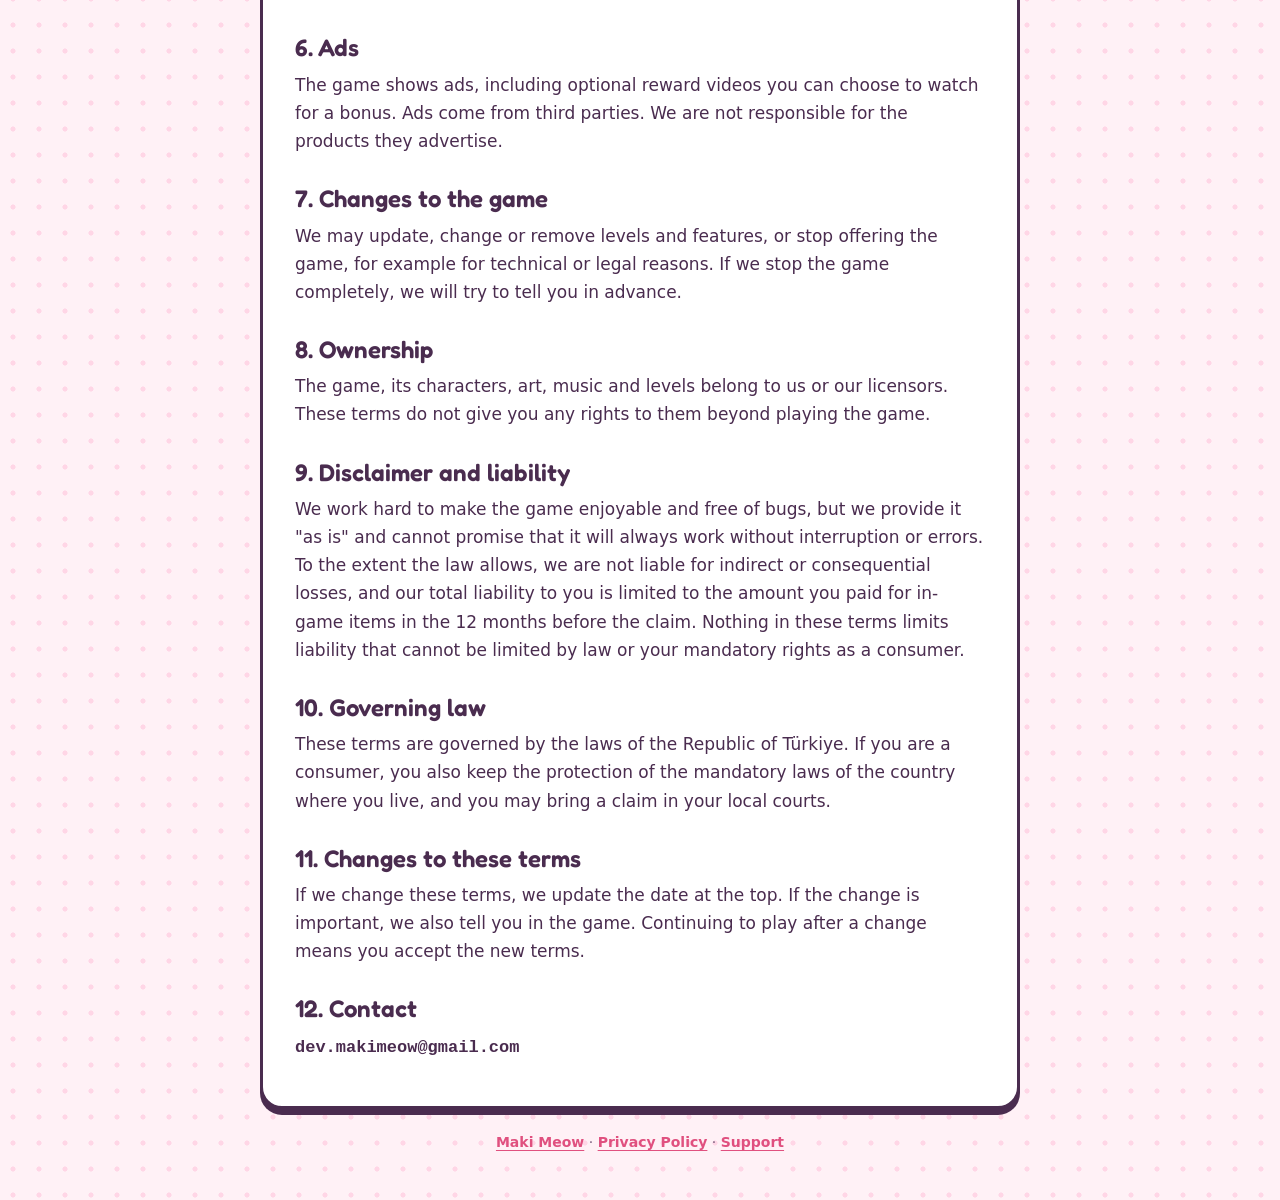
<file: makimeow/terms.html>
<!doctype html>
<html lang="en">
<head>
  <meta charset="utf-8">
  <meta name="viewport" content="width=device-width, initial-scale=1, viewport-fit=cover">
  <title>Maki Meow Terms of Use</title>
  <meta name="description" content="The rules for playing Maki Meow and buying items in it.">
  <link rel="icon" href="../favicon.png">
  <link rel="stylesheet" href="../assets/site.css">
  <script src="../assets/lang.js" defer></script>
</head>
<body>
<main>
  <header class="card top">
    <a href="./"><img src="../assets/makimeow-icon.png" alt="Maki Meow"></a>
    <a class="brand" href="./">Maki Meow</a>
    <nav class="lang"><a class="pill" href="#en" data-set-lang="en">English</a><a class="pill" href="#tr" data-set-lang="tr">Türkçe</a></nav>
  </header>

  <!-- ===================== ENGLISH ===================== -->
  <article class="card" id="en" lang="en">
    <h1>Terms of Use</h1>
    <p class="updated">Last updated: 18 November 2026</p>

    <h2>1. Agreement</h2>
    <p>Maki Meow ("the game") is made by Burak Şentuna, an independent developer based in Türkiye ("we", "us"). By downloading
      or playing the game you agree to these terms and to our <a href="privacy.html">Privacy Policy</a>. The rules of the store
      you got the game from also apply. If you got it from the App Store, that includes Apple's
      <a href="https://www.apple.com/legal/internet-services/itunes/dev/stdeula/" rel="noopener">Standard End User License Agreement</a>.
      If you do not agree, please do not use the game.</p>

    <h2>2. Your licence to play</h2>
    <p>We give you a personal, non-exclusive, non-transferable licence to play the game on devices you own or control, for
      non-commercial purposes. You may not cheat, use bots, modify or reverse-engineer the game, exploit bugs, or interfere with
      ads or purchases. We may end this licence if you break these terms.</p>

    <h2>3. Coins, boosters, lives and other virtual items</h2>
    <ul>
      <li>Virtual items (such as coins, boosters, lives and unlimited-lives time) are part of the licence above. They have no
        real-world money value, cannot be exchanged for money and cannot be transferred to anyone else.</li>
      <li>We may change prices, rewards and game balance, for example to make levels fairer.</li>
      <li>Virtual items are lost if you delete the game, because progress is saved only on your device (see section 5).</li>
    </ul>

    <h2>4. Purchases and refunds</h2>
    <ul>
      <li>Apple (App Store) or Google (Google Play) process all purchases, under their own terms. Prices are shown in the store
        before you pay.</li>
      <li>Items are delivered as soon as the store confirms your payment. Where the law allows, by buying you ask us to deliver
        the item immediately and accept that your right to cancel ends once it is delivered. This does not affect any right
        that the law in your country does not let us exclude.</li>
      <li>Refunds are handled by the store: Apple at <a href="https://reportaproblem.apple.com" rel="noopener">reportaproblem.apple.com</a>,
        Google in your Google Play order history. If a purchase did not arrive, use <em>Settings → Restore purchases</em> in the
        game or write to us.</li>
      <li>"No Ads" is a one-time purchase that removes the ads shown between levels and can be restored on a new device with
        the same store account. Consumable items (coins, booster boxes, lives) are used up and cannot be restored.
        The Starter pack can be bought once per store account; restoring it on a new device does not give its coins and
        boosters again.</li>
    </ul>

    <h2>5. Saving your progress</h2>
    <p>The game saves your progress only on your device. If you delete the game, reset your phone or move to a new one, your
      progress is lost and we cannot restore it.</p>

    <h2>6. Ads</h2>
    <p>The game shows ads, including optional reward videos you can choose to watch for a bonus. Ads come from third parties. We
      are not responsible for the products they advertise.</p>

    <h2>7. Changes to the game</h2>
    <p>We may update, change or remove levels and features, or stop offering the game, for example for technical or legal
      reasons. If we stop the game completely, we will try to tell you in advance.</p>

    <h2>8. Ownership</h2>
    <p>The game, its characters, art, music and levels belong to us or our licensors. These terms do not give you any rights to
      them beyond playing the game.</p>

    <h2>9. Disclaimer and liability</h2>
    <p>We work hard to make the game enjoyable and free of bugs, but we provide it "as is" and cannot promise that it will always
      work without interruption or errors. To the extent the law allows, we are not liable for indirect or consequential losses,
      and our total liability to you is limited to the amount you paid for in-game items in the 12 months before the claim.
      Nothing in these terms limits liability that cannot be limited by law or your mandatory rights as a consumer.</p>

    <h2>10. Governing law</h2>
    <p>These terms are governed by the laws of the Republic of Türkiye. If you are a consumer, you also keep the protection of
      the mandatory laws of the country where you live, and you may bring a claim in your local courts.</p>

    <h2>11. Changes to these terms</h2>
    <p>If we change these terms, we update the date at the top. If the change is important, we also tell you in the game.
      Continuing to play after a change means you accept the new terms.</p>

    <h2>12. Contact</h2>
    <p><span class="mail">dev.makimeow@gmail.com</span></p>
  </article>

  <!-- ===================== TÜRKÇE ===================== -->
  <article class="card" id="tr" lang="tr">
    <h1>Kullanım Koşulları</h1>
    <p class="updated">Son güncelleme: 18 Kasım 2026</p>

    <h2>1. Sözleşme</h2>
    <p>Maki Meow ("oyun"), Türkiye'de yaşayan bağımsız geliştirici Burak Şentuna ("biz") tarafından yapılmıştır. Oyunu indirerek
      ya da oynayarak bu koşulları ve <a href="privacy.html#tr">Gizlilik Politikamızı</a> kabul etmiş olursun. Oyunu indirdiğin
      mağazanın kuralları da geçerlidir. App Store'dan indirdiysen buna Apple'ın
      <a href="https://www.apple.com/legal/internet-services/itunes/dev/stdeula/" rel="noopener">Standart Son Kullanıcı Lisans Sözleşmesi</a>
      de dahildir. Kabul etmiyorsan lütfen oyunu kullanma.</p>

    <h2>2. Oynama lisansın</h2>
    <p>Sana oyunu kendi cihazlarında, ticari olmayan amaçlarla oynaman için kişisel, münhasır olmayan ve devredilemeyen bir
      lisans veriyoruz. Hile yapmak, bot kullanmak, oyunu değiştirmek ya da tersine mühendislik yapmak, hatalardan haksız yarar
      sağlamak ve reklamlara ya da satın almalara müdahale etmek yasaktır. Bu koşulları ihlal edersen lisansı sona erdirebiliriz.</p>

    <h2>3. Jetonlar, güçlendiriciler, canlar ve diğer sanal ürünler</h2>
    <ul>
      <li>Sanal ürünler (jeton, güçlendirici, can, sınırsız can süresi gibi) yukarıdaki lisansın parçasıdır. Gerçek parasal
        değerleri yoktur, paraya çevrilemez ve başkasına devredilemez.</li>
      <li>Fiyatları, ödülleri ve oyun dengesini değiştirebiliriz; örneğin bölümleri daha adil hale getirmek için.</li>
      <li>İlerleme yalnızca cihazında saklandığı için oyunu silersen sanal ürünlerin de silinir (bkz. madde 5).</li>
    </ul>

    <h2>4. Satın almalar ve iadeler</h2>
    <ul>
      <li>Tüm satın almalar kendi koşullarıyla Apple (App Store) ya da Google (Google Play) tarafından yapılır. Fiyat, ödemeden
        önce mağazada gösterilir.</li>
      <li>Ürünler mağaza ödemeyi onayladığı anda teslim edilir. Satın alarak ürünün hemen teslim edilmesini istemiş olursun.
        Anında ifa edilen dijital içerikte cayma hakkı, mevzuatın izin verdiği ölçüde (Mesafeli Sözleşmeler Yönetmeliği m.15)
        teslimle birlikte sona erer. Kanunun kaldırılmasına izin vermediği hakların saklıdır.</li>
      <li>İadeleri mağaza yapar: Apple için <a href="https://reportaproblem.apple.com" rel="noopener">reportaproblem.apple.com</a>,
        Google için Google Play sipariş geçmişin. Satın aldığın ürün gelmediyse oyunda <em>Ayarlar → Satın alımları geri yükle</em>'ye
        bas ya da bize yaz.</li>
      <li>"Reklamsız" tek seferlik bir satın almadır. Bölüm aralarındaki reklamları kaldırır ve aynı mağaza hesabıyla yeni
        cihazda geri yüklenebilir. Tüketilen ürünler (jeton, güçlendirici kutusu, can) kullanıldıkça biter ve geri yüklenemez.
        Başlangıç paketi her mağaza hesabıyla bir kez alınabilir; yeni cihazda geri yüklenince jetonları ve güçlendiricileri
        yeniden verilmez.</li>
    </ul>

    <h2>5. İlerlemenin saklanması</h2>
    <p>Oyun ilerlemeni yalnızca cihazında saklar. Oyunu silersen, telefonunu sıfırlarsan ya da yeni telefona geçersen ilerlemen
      kaybolur ve biz geri getiremeyiz.</p>

    <h2>6. Reklamlar</h2>
    <p>Oyunda reklamlar vardır; bunlara isteğe bağlı olarak ödül karşılığı izleyebileceğin videolar da dahildir. Reklamlar üçüncü
      taraflardan gelir. Reklamı yapılan ürünlerden sorumlu değiliz.</p>

    <h2>7. Oyundaki değişiklikler</h2>
    <p>Teknik ya da hukuki nedenlerle bölümleri ve özellikleri güncelleyebilir, değiştirebilir ya da kaldırabilir, oyunu yayından
      çekebiliriz. Oyunu tamamen kapatırsak önceden haber vermeye çalışırız.</p>

    <h2>8. Mülkiyet</h2>
    <p>Oyun, karakterleri, çizimleri, müzikleri ve bölümleri bize ya da lisans verenlerimize aittir. Bu koşullar sana oyunu
      oynamak dışında bunlar üzerinde bir hak vermez.</p>

    <h2>9. Sorumluluk</h2>
    <p>Oyunu keyifli ve hatasız yapmak için çalışıyoruz, ancak oyunu "olduğu gibi" sunuyoruz ve her zaman kesintisiz ya da
      hatasız çalışacağını garanti edemeyiz. Kanunun izin verdiği ölçüde dolaylı zararlardan sorumlu değiliz ve toplam
      sorumluluğumuz, talepten önceki 12 ayda oyun içi ürünlere ödediğin tutarla sınırlıdır. Bu koşullardaki hiçbir hüküm,
      kanunen sınırlanamayan sorumlulukları ya da tüketici olarak sahip olduğun zorunlu hakları sınırlamaz.</p>

    <h2>10. Uygulanacak hukuk</h2>
    <p>Bu koşullara Türkiye Cumhuriyeti hukuku uygulanır. Tüketiciysen, yaşadığın ülkenin zorunlu tüketici kurallarının
      korumasından da yararlanırsın. Türkiye'deki tüketiciler, parasal sınırlar dahilinde Tüketici Hakem Heyetlerine, bunun
      üzerinde Tüketici Mahkemelerine başvurabilir.</p>

    <h2>11. Koşullardaki değişiklikler</h2>
    <p>Bu koşulları değiştirirsek en üstteki tarihi güncelleriz. Önemli bir değişiklikse oyunda da haber veririz. Değişiklikten
      sonra oynamaya devam etmen yeni koşulları kabul ettiğin anlamına gelir.</p>

    <h2>12. İletişim</h2>
    <p><span class="mail">dev.makimeow@gmail.com</span></p>
  </article>

  <footer><a href="./">Maki Meow</a> · <a href="privacy.html">Privacy Policy</a> · <a href="support.html">Support</a></footer>
</main>
</body>
</html>
</file>
<file: assets/site.css>
/* Maki Meow ile aynı "Şeker Pastel" görünüm: mürdüm çizgiler, sert gölgeler, pastel renkler.
   Yazı tipi sitenin içinden gelir (Google Fonts yok: ziyaretçinin IP'si üçüncü tarafa gitmesin). */
@font-face { font-family: "Fredoka"; font-weight: 600; font-display: swap; src: url("fonts/Fredoka-SemiBold.ttf") format("truetype"); }
@font-face { font-family: "Fredoka"; font-weight: 700; font-display: swap; src: url("fonts/Fredoka-Bold.ttf") format("truetype"); }

:root {
  --bg: #fff1f6;
  --dots: #ffd6e6;
  --card: #ffffff;
  --ink: #4a2c4f;
  --muted: #7a5f7e;
  --line: #4a2c4f;
  --pink: #ff8fb8;
  --pink-deep: #e0507f;
  --mint: #5ed6b0;
  --sky: #8ccdf5;
  --yellow: #ffd45a;
  --orange: #ff9a5a;
  --note: #fff7d6;
  color-scheme: light;
}

@media (prefers-color-scheme: dark) {
  :root {
    --bg: #2a1a2e;
    --dots: #3a2540;
    --card: #3a2741;
    --ink: #fbe9f2;
    --muted: #d7bfd9;
    --line: #120a14;
    --pink-deep: #ff8fb8;
    --note: #4a3550;
    color-scheme: dark;
  }
}

* { box-sizing: border-box; }

html { -webkit-text-size-adjust: 100%; }

body {
  margin: 0;
  background-color: var(--bg);
  background-image: radial-gradient(var(--dots) 2.5px, transparent 2.6px);
  background-size: 26px 26px;
  color: var(--ink);
  font: 400 17px/1.65 system-ui, -apple-system, "Segoe UI", Roboto, sans-serif;
  padding: 24px max(16px, env(safe-area-inset-right, 0px)) 48px max(16px, env(safe-area-inset-left, 0px));
}

main { max-width: 760px; margin: 0 auto; display: flex; flex-direction: column; gap: 22px; }

h1, h2, h3, .brand { font-family: "Fredoka", system-ui, sans-serif; line-height: 1.2; text-wrap: balance; }
h1 { font-size: clamp(30px, 6vw, 42px); font-weight: 700; margin: 0; }
h2 { font-size: 24px; font-weight: 600; margin: 30px 0 8px; }
h3 { font-size: 19px; font-weight: 600; margin: 22px 0 6px; }
p, ul, ol { margin: 0 0 12px; }
ul, ol { padding-left: 22px; }
li { margin: 4px 0; }
a { color: var(--pink-deep); font-weight: 700; text-underline-offset: 3px; }
small, .muted { color: var(--muted); }

.card {
  background: var(--card);
  border: 3px solid var(--line);
  border-radius: 22px;
  box-shadow: 0 6px 0 var(--line);
  padding: clamp(18px, 4vw, 32px);
  min-width: 0;
}

.top { display: flex; align-items: center; gap: 14px; flex-wrap: wrap; }
.top img { width: 56px; height: 56px; border-radius: 14px; border: 3px solid var(--line); }
.brand { font-size: 22px; font-weight: 700; color: var(--ink); text-decoration: none; }
.top nav { margin-left: auto; display: flex; gap: 8px; flex-wrap: wrap; }

.pill {
  display: inline-block;
  padding: 6px 14px;
  border: 3px solid var(--line);
  border-radius: 999px;
  background: var(--yellow);
  color: #4a2c4f;
  font-family: "Fredoka", system-ui, sans-serif;
  font-weight: 600;
  font-size: 15px;
  text-decoration: none;
  box-shadow: 0 3px 0 var(--line);
}
.pill.mint { background: var(--mint); }
.pill.sky { background: var(--sky); }
.pill.pink { background: var(--pink); }

/* Dil düğmeleri: seçili olan sarı, diğeri sade. */
.lang .pill[aria-current="false"] { background: var(--card); color: var(--ink); box-shadow: none; }
.lang .pill[aria-current="true"] { background: var(--yellow); color: #4a2c4f; }

.hero { display: flex; gap: 24px; align-items: center; flex-wrap: wrap; }
.hero img { width: min(180px, 40vw); border-radius: 36px; border: 4px solid var(--line); box-shadow: 0 6px 0 var(--line); }
.hero .text { flex: 1 1 260px; min-width: 0; }

.links { display: flex; gap: 10px; flex-wrap: wrap; margin-top: 14px; }

.summary { background: var(--note); border-radius: 16px; border: 2px dashed var(--line); padding: 14px 18px; }
.summary ul { margin: 0; }

.lang { display: flex; gap: 8px; flex-wrap: wrap; }
.updated { font-size: 15px; color: var(--muted); margin: 6px 0 0; }

.mail { font-family: ui-monospace, "SF Mono", Menlo, monospace; font-weight: 700; word-break: break-all; }

footer { text-align: center; font-size: 14px; color: var(--muted); }
footer a { font-weight: 600; }
</file>
